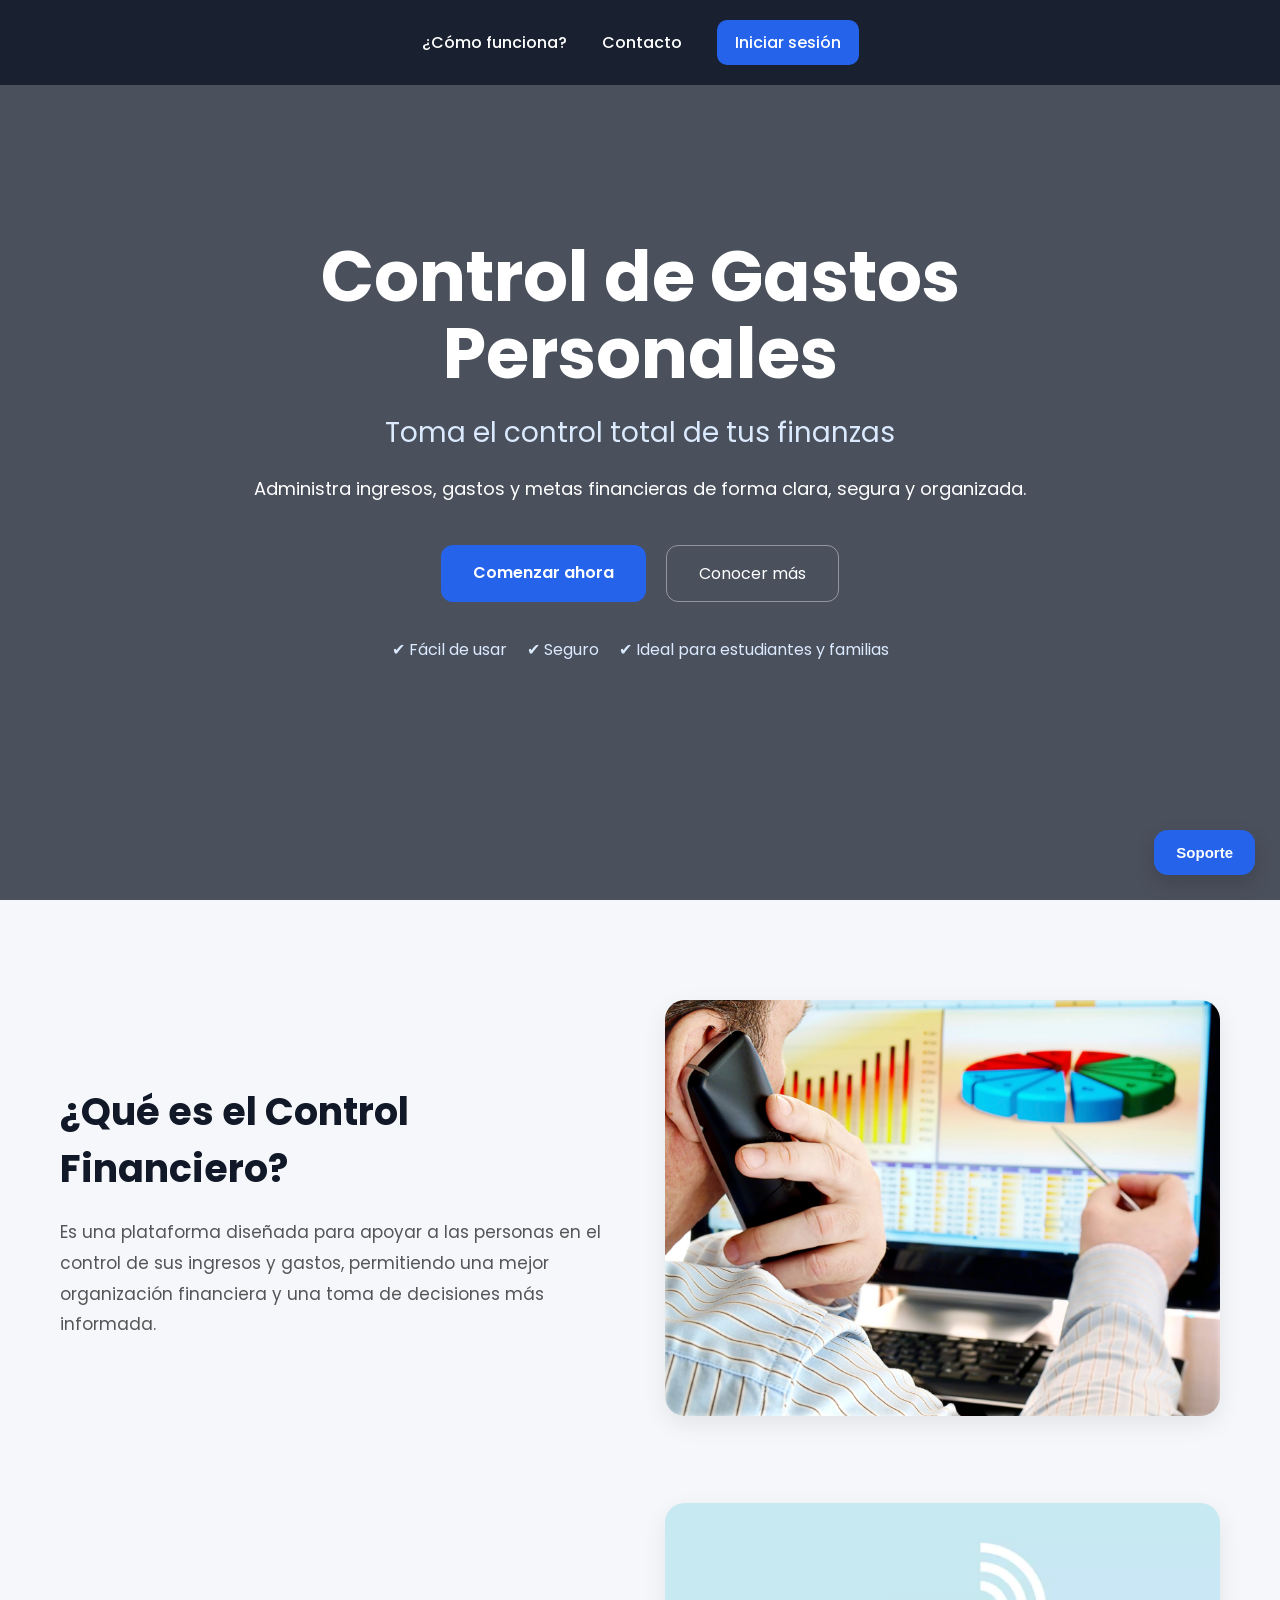
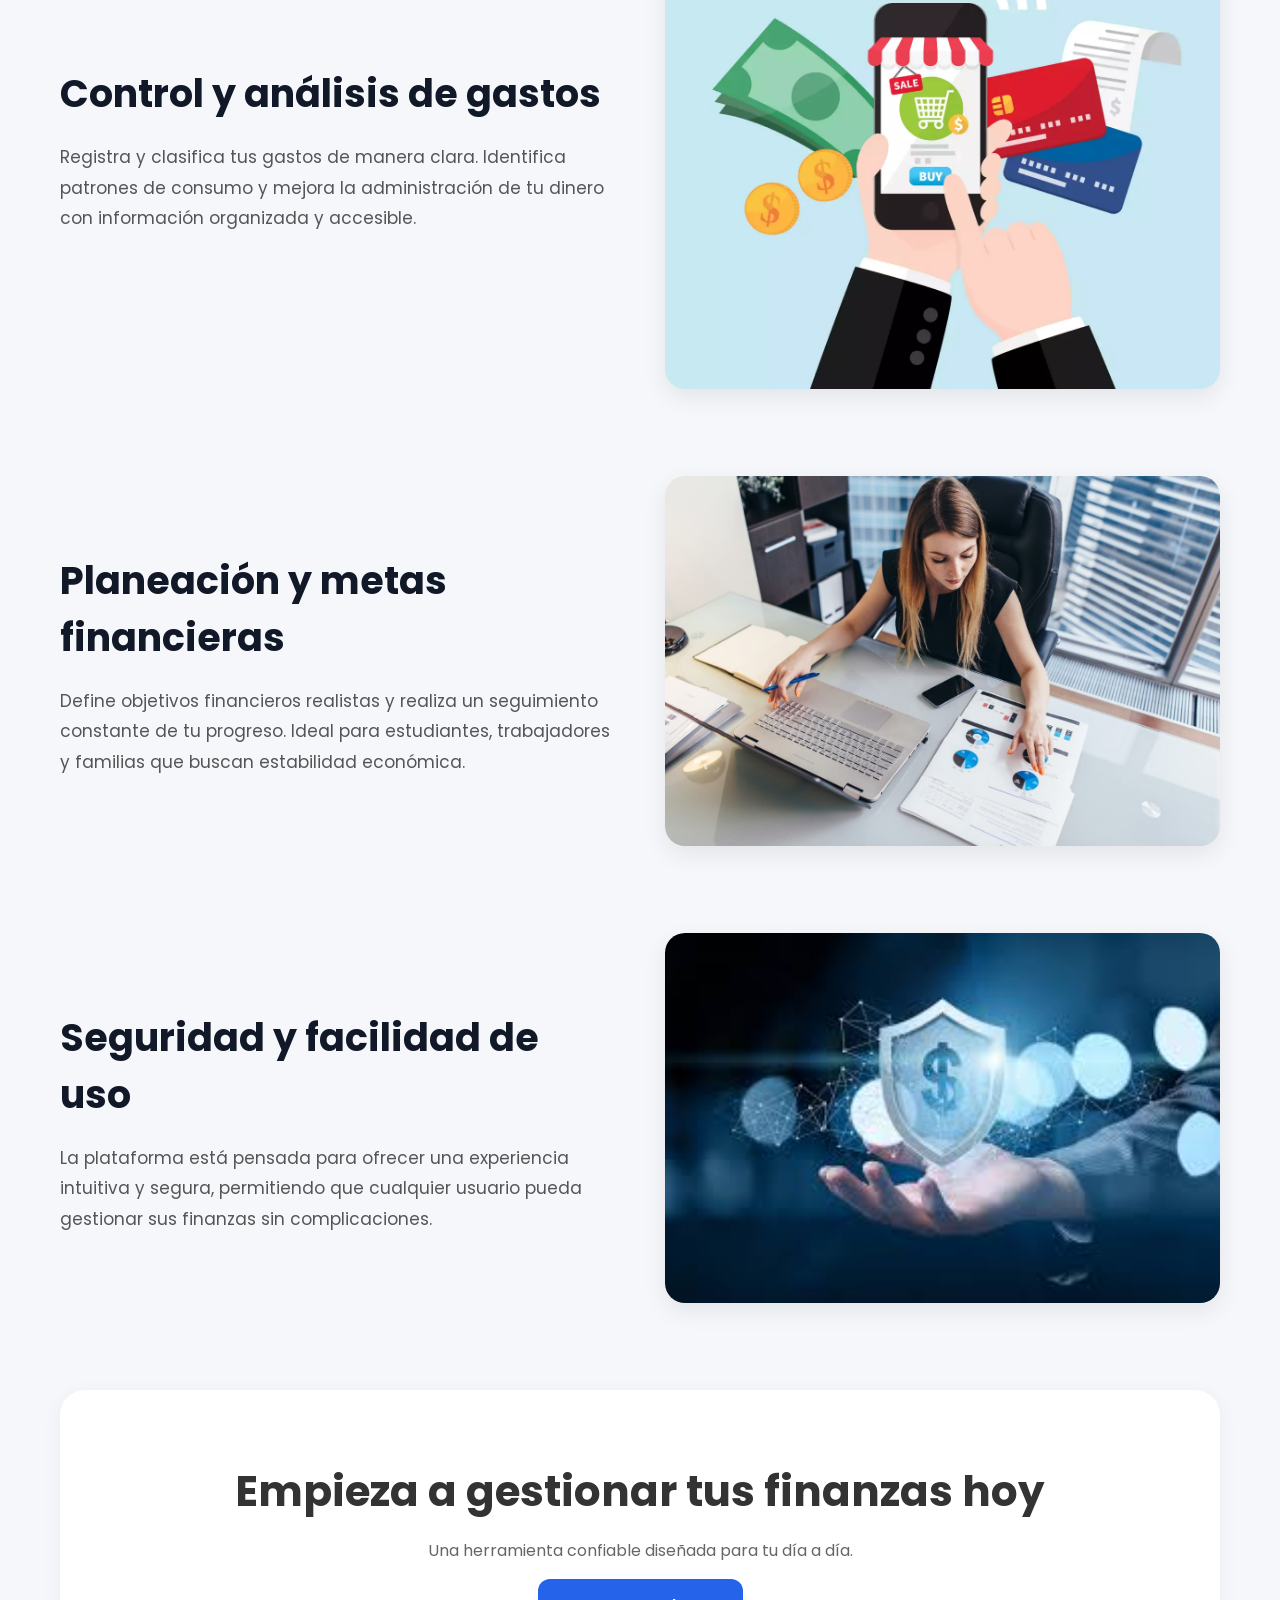
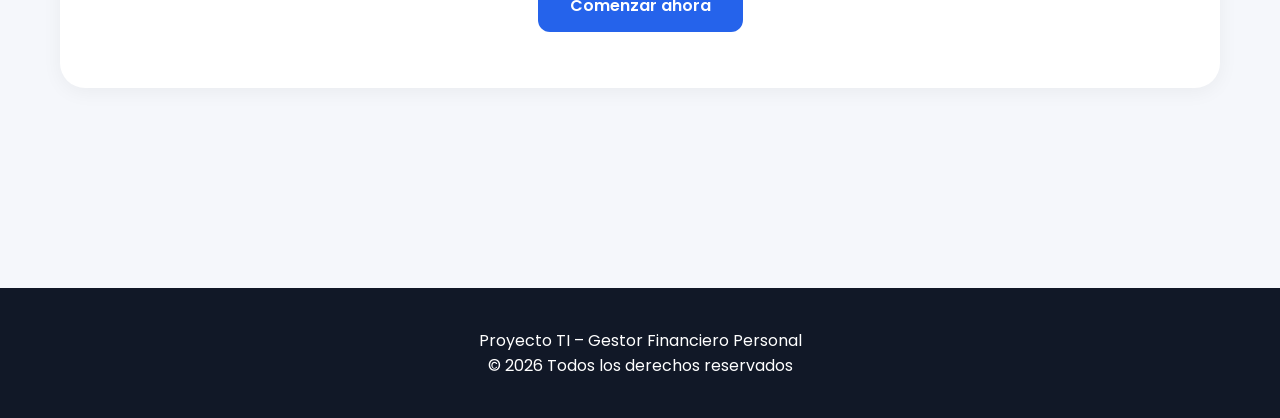
<file: index.html>
<!DOCTYPE html>
<html lang="es">

<head>

    <meta charset="UTF-8">

    <title>GASTICKMX</title>

    <meta name="viewport" content="width=device-width, initial-scale=1.0">

    <link rel="stylesheet" href="index.css">

    <link href="https://fonts.googleapis.com/css2?family=Poppins:wght@300;400;500;600;700&display=swap" rel="stylesheet">

</head>

<body>


    <button id="abrir-soporte" class="boton-soporte">
        Soporte
    </button>


    <div class="recuadro-soporte oculto" id="recuadro-soporte">

        <div class="soporte-header">

            <span>Soporte</span>

            <button id="cerrar-soporte">
                &times;
            </button>

        </div>

        <div class="soporte-contenido">

            <p>
                <strong>Teléfono:</strong>
                56 17043782
            </p>

            <p>
                <strong>WhatsApp:</strong>
                55 8765 4321
            </p>

            <p>
                <strong>Correo:</strong>
                soporte.controldegastos@gmail.com
            </p>

            <p>
                <strong>Dirección:</strong><br>

                Av. Primero de Mayo 238,<br>
                San Luis Tlatilco,<br>
                53529 Naucalpan de Juárez, Méx.
            </p>

        </div>

    </div>



    <div class="recuadro-soporte oculto" id="recuadro-contacto">

        <div class="soporte-header">

            <span>Contacto</span>

            <button id="cerrar-contacto">&times;</button>

        </div>

        <div class="soporte-contenido">

            <p><strong>Teléfono:</strong> 56 5137 8091</p>

            <p><strong>WhatsApp:</strong> 55 3649 0454</p>

            <p><strong>Correo:</strong> informes.gastickmx@gmail.com</p>

        </div>

    </div>


    <nav class="nav">

        <a href="#como-funciona">¿Cómo funciona?</a>

        <a href="#" id="abrir-contacto">Contacto</a>

        <a href="#" class="link-login">
            Iniciar sesión
        </a>

    </nav>

    <header class="header">

        <div class="header-contenido">

            <h1>
                Control de Gastos Personales
            </h1>

            <h2>
                Toma el control total de tus finanzas
            </h2>

            <p>
                Administra ingresos, gastos y metas financieras
                de forma clara, segura y organizada.
            </p>

            <div class="header-botones">

                <a href="#" class="btn-principal">
                    Comenzar ahora
                </a>

                <a href="#" class="btn-secundario">
                    Conocer más
                </a>

            </div>

            <div class="header-beneficios">

                <span>✔ Fácil de usar</span>

                <span>✔ Seguro</span>

                <span>✔ Ideal para estudiantes y familias</span>

            </div>

        </div>

    </header>

    <main class="contenedor">

        <!-- BLOQUE 1 -->

        <section class="bloque" id="como-funciona">

            <div class="texto">

                <h2>
                    ¿Qué es el Control Financiero?
                </h2>

                <p>
                    Es una plataforma diseñada para apoyar a las personas
                    en el control de sus ingresos y gastos, permitiendo
                    una mejor organización financiera y una toma de
                    decisiones más informada.
                </p>

            </div>

            <div class="imagen">

                <img src="finanzas1.1.jpg" alt="Gestión financiera">

            </div>

        </section>

        <!-- BLOQUE 2 -->

        <section class="bloque inverso">

            <div class="imagen">

                <img src="finanzas2.jpg" alt="Análisis de gastos">

            </div>

            <div class="texto">

                <h2>
                    Control y análisis de gastos
                </h2>

                <p>
                    Registra y clasifica tus gastos de manera clara.
                    Identifica patrones de consumo y mejora la
                    administración de tu dinero con información
                    organizada y accesible.
                </p>

            </div>

        </section>

        <!-- BLOQUE 3 -->

        <section class="bloque">

            <div class="texto">

                <h2>
                    Planeación y metas financieras
                </h2>

                <p>
                    Define objetivos financieros realistas y realiza
                    un seguimiento constante de tu progreso.
                    Ideal para estudiantes, trabajadores y familias
                    que buscan estabilidad económica.
                </p>

            </div>

            <div class="imagen">

                <img src="finanzas3.jpg" alt="Metas financieras">

            </div>

        </section>

        <!-- BLOQUE 4 -->

        <section class="bloque inverso">

            <div class="imagen">

                <img src="finanzas4.jpg" alt="Seguridad financiera">

            </div>

            <div class="texto">

                <h2>
                    Seguridad y facilidad de uso
                </h2>

                <p>
                    La plataforma está pensada para ofrecer una
                    experiencia intuitiva y segura, permitiendo que
                    cualquier usuario pueda gestionar sus finanzas
                    sin complicaciones.
                </p>

            </div>

        </section>

        <!-- CTA -->

        <section class="cta">

            <h2>
                Empieza a gestionar tus finanzas hoy
            </h2>

            <p>
                Una herramienta confiable diseñada para tu día a día.
            </p>

            <a href="#" class="btn-principal">
                Comenzar ahora
            </a>

        </section>

    </main>

    <!-- FOOTER -->

    <footer class="footer">

        <p>
            Proyecto TI – Gestor Financiero Personal
        </p>

        <p>
            © 2026 Todos los derechos reservados
        </p>

    </footer>

    <!-- MODAL -->

    <div id="modal-info" class="modal">

        <div class="modal-contenido">

            <a href="#" class="cerrar">
                &times;
            </a>

            <h2>
                Sobre el Gestor Financiero Personal
            </h2>

            <p>
                Gastick es una plataforma digital
                diseñada para ayudar a las personas a organizar sus ingresos,
                controlar sus gastos y planificar sus metas financieras
                de forma clara y segura.
            </p>

            <ul>

                <li>Registro de ingresos y gastos</li>

                <li>Balance financiero</li>

                <li>Planeación de metas</li>

                <li>Seguimiento del progreso</li>

            </ul>

            <div style="text-align:center; margin-top:25px;">

                <a href="#" class="btn-principal">
                    Comenzar ahora
                </a>

            </div>

        </div>

    </div>

    <script src="index.js"></script>

</body>

</html>
</file>
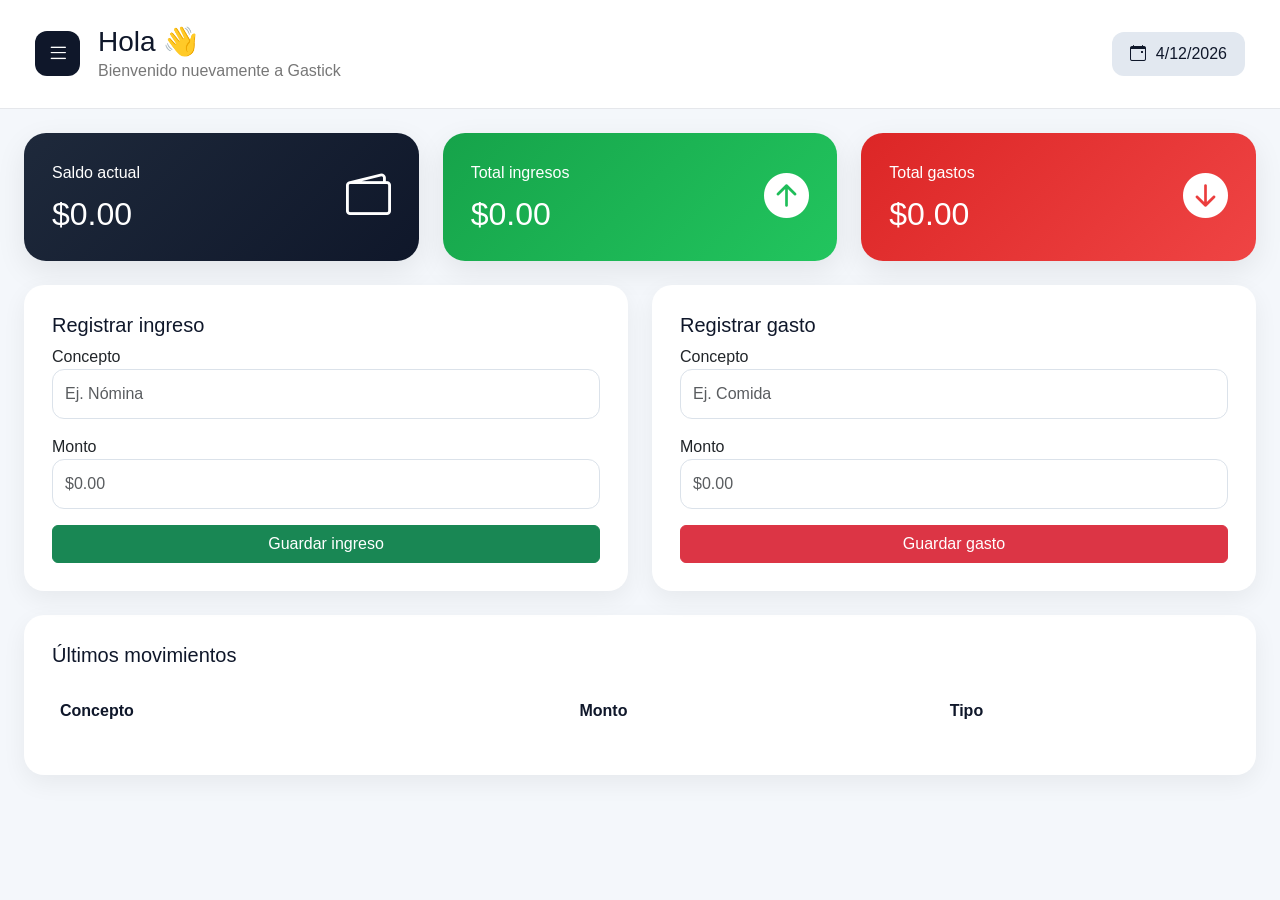
<file: dashboard.html>
<!DOCTYPE html>
<html lang="es">

<head>

    <meta charset="UTF-8">

    <meta
        name="viewport"
        content="width=device-width, initial-scale=1.0">

    <title>Dashboard | Gastick</title>

    <!-- BOOTSTRAP -->

    <link
        href="https://cdn.jsdelivr.net/npm/bootstrap@5.3.7/dist/css/bootstrap.min.css"
        rel="stylesheet">

    <!-- ICONOS -->

    <link
        rel="stylesheet"
        href="https://cdn.jsdelivr.net/npm/bootstrap-icons@1.11.3/font/bootstrap-icons.min.css">

    <!-- CSS -->

    <link rel="stylesheet" href="dashboard.css">

</head>

<body>

<div class="dashboard-container">

    <!-- SIDEBAR -->

    <aside class="sidebar closed">

        <div>

            <h2 class="logo">
                Gastick
            </h2>

            <nav class="menu">

                <a
                    href="#"
                    id="btnInicio"
                    class="menu-link active">

                    <i class="bi bi-grid-1x2-fill"></i>

                    <span>Inicio</span>

                </a>

                <a
                    href="#"
                    id="btnMovimientos"
                    class="menu-link">

                    <i class="bi bi-cash-stack"></i>

                    <span>Movimientos</span>

                </a>

                <a
                    href="#"
                    id="btnMetas"
                    class="menu-link">

                    <i class="bi bi-bullseye"></i>

                    <span>Metas</span>

                </a>

                <a
                    href="#"
                    id="btnConfig"
                    class="menu-link">

                    <i class="bi bi-gear-fill"></i>

                    <span>Configuración</span>

                </a>

            </nav>

        </div>

        <div class="sidebar-footer">

            <button
                id="cerrarSesion"
                class="btn btn-light w-100">

                <i class="bi bi-box-arrow-right"></i>

                Cerrar sesión

            </button>

        </div>

    </aside>

    <!-- CONTENIDO -->

    <main class="main-content">

        <!-- TOPBAR -->

        <header class="topbar">

            <div class="topbar-left">

                <button
                    id="toggleSidebar"
                    class="toggle-btn">

                    <i class="bi bi-list"></i>

                </button>

                <div>

                    <h3>
                        Hola 👋
                    </h3>

                    <p>
                        Bienvenido nuevamente a Gastick
                    </p>

                </div>

            </div>

            <div class="fecha">

                <i class="bi bi-calendar-event"></i>

                <span id="fechaActual"></span>

            </div>

        </header>

        <!-- CONTENIDO -->

        <div class="contenido p-4">

            <!-- INICIO -->

            <section id="inicio-section">

                <!-- TARJETAS -->

                <div class="row g-4 mb-4">

                    <div class="col-lg-4">

                        <div class="resumen-card saldo-card">

                            <div>

                                <p>Saldo actual</p>

                                <h2 id="saldo">
                                    $0.00
                                </h2>

                            </div>

                            <i class="bi bi-wallet2"></i>

                        </div>

                    </div>

                    <div class="col-lg-4">

                        <div class="resumen-card ingreso-card">

                            <div>

                                <p>Total ingresos</p>

                                <h2 id="ingresos">
                                    $0.00
                                </h2>

                            </div>

                            <i class="bi bi-arrow-up-circle-fill"></i>

                        </div>

                    </div>

                    <div class="col-lg-4">

                        <div class="resumen-card gasto-card">

                            <div>

                                <p>Total gastos</p>

                                <h2 id="gastos">
                                    $0.00
                                </h2>

                            </div>

                            <i class="bi bi-arrow-down-circle-fill"></i>

                        </div>

                    </div>

                </div>

                <!-- FORMULARIOS -->

                <div class="row g-4 mb-4">

                    <!-- INGRESOS -->

                    <div class="col-lg-6">

                        <div class="custom-card">

                            <h5>
                                Registrar ingreso
                            </h5>

                            <form id="formIngreso">

                                <div class="mb-3">

                                    <label>
                                        Concepto
                                    </label>

                                    <input
                                        type="text"
                                        id="conceptoIngreso"
                                        class="form-control"
                                        placeholder="Ej. Nómina">

                                </div>

                                <div class="mb-3">

                                    <label>
                                        Monto
                                    </label>

                                    <input
                                        type="number"
                                        id="montoIngreso"
                                        class="form-control"
                                        placeholder="$0.00">

                                </div>

                                <button
                                    type="submit"
                                    class="btn btn-success w-100">

                                    Guardar ingreso

                                </button>

                            </form>

                        </div>

                    </div>

                    <!-- GASTOS -->

                    <div class="col-lg-6">

                        <div class="custom-card">

                            <h5>
                                Registrar gasto
                            </h5>

                            <form id="formGasto">

                                <div class="mb-3">

                                    <label>
                                        Concepto
                                    </label>

                                    <input
                                        type="text"
                                        id="conceptoGasto"
                                        class="form-control"
                                        placeholder="Ej. Comida">

                                </div>

                                <div class="mb-3">

                                    <label>
                                        Monto
                                    </label>

                                    <input
                                        type="number"
                                        id="montoGasto"
                                        class="form-control"
                                        placeholder="$0.00">

                                </div>

                                <button
                                    type="submit"
                                    class="btn btn-danger w-100">

                                    Guardar gasto

                                </button>

                            </form>

                        </div>

                    </div>

                </div>

                <!-- TABLA -->

                <div class="custom-card">

                    <h5 class="mb-4">
                        Últimos movimientos
                    </h5>

                    <div class="table-responsive">

                        <table class="table align-middle">

                            <thead>

                                <tr>

                                    <th>Concepto</th>

                                    <th>Monto</th>

                                    <th>Tipo</th>

                                </tr>

                            </thead>

                            <tbody id="tablaMovimientos">

                            </tbody>

                        </table>

                    </div>

                </div>

            </section>

            <!-- MOVIMIENTOS -->

            <section
                id="movimientos-section"
                class="d-none">

                <div class="custom-card">

                    <div class="d-flex justify-content-between align-items-center mb-4">

                        <h4>
                            Historial de movimientos
                        </h4>

                        <input
                            type="date"
                            id="filtroFecha"
                            class="form-control w-auto">

                    </div>

                    <div class="table-responsive">

                        <table class="table align-middle">

                            <thead>

                                <tr>

                                    <th>Fecha</th>

                                    <th>Concepto</th>

                                    <th>Monto</th>

                                    <th>Tipo</th>

                                </tr>

                            </thead>

                            <tbody id="tablaCompleta">

                            </tbody>

                        </table>

                    </div>

                </div>

            </section>

            <!-- METAS -->

            <section
                id="metas-section"
                class="d-none">

                <div class="custom-card mb-4">

                    <h4 class="mb-4">
                        Registrar meta financiera
                    </h4>

                    <form id="formMeta">

                        <div class="row g-3">

                            <div class="col-md-6">

                                <input
                                    type="text"
                                    id="nombreMeta"
                                    class="form-control"
                                    placeholder="Nombre de meta">

                            </div>

                            <div class="col-md-4">

                                <input
                                    type="number"
                                    id="montoMeta"
                                    class="form-control"
                                    placeholder="Monto objetivo">

                            </div>

                            <div class="col-md-2">

                                <button
                                    class="btn btn-primary w-100"
                                    type="submit">

                                    Guardar

                                </button>

                            </div>

                        </div>

                    </form>

                </div>

                <div
                    id="contenedorMetas"
                    class="row g-4">

                </div>

            </section>

            <!-- CONFIG -->

            <section
                id="config-section"
                class="d-none">

                <div class="custom-card">

                    <h4>
                        Configuración
                    </h4>

                    <p class="text-muted">
                        Próximamente.
                    </p>

                </div>

            </section>

        </div>

    </main>

</div>

<script src="dashboard.js"></script>

</body>

</html>
</file>
<file: index.css>
*{
    margin:0;
    padding:0;
    box-sizing:border-box;
}

body{
    font-family:'Poppins',sans-serif;
    background:#f5f7fb;
    color:#333;
    overflow-x:hidden;
}

/* NAVBAR */

.nav{
    position:fixed;
    top:0;
    width:100%;
    z-index:1000;

    background:rgba(17,24,39,0.85);
    backdrop-filter:blur(10px);

    display:flex;
    justify-content:center;
    align-items:center;
    gap:35px;

    padding:20px;
}

.nav a{
    color:white;
    text-decoration:none;
    font-weight:500;
    transition:0.3s;
}

.nav a:hover{
    color:#60a5fa;
}

.link-login{
    background:#2563eb;
    padding:10px 18px;
    border-radius:10px;
}

/* HERO */

.header{
    min-height:100vh;

    background:
    linear-gradient(rgba(17,24,39,0.75),
    rgba(17,24,39,0.75)),
    url("https://images.unsplash.com/photo-1554224155-6726b3ff858f");

    background-size:cover;
    background-position:center;

    display:flex;
    align-items:center;
    justify-content:center;

    text-align:center;
    padding:40px;
}

.header-contenido{
    max-width:900px;
    color:white;
}

.header h1{
    font-size:70px;
    margin-bottom:20px;
    line-height:1.1;
}

.header h2{
    font-size:28px;
    font-weight:400;
    margin-bottom:20px;
    color:#dbeafe;
}

.header p{
    font-size:18px;
    line-height:1.7;
    margin-bottom:40px;
}

/* BOTONES */

.header-botones{
    display:flex;
    justify-content:center;
    gap:20px;
    flex-wrap:wrap;
}

.btn-principal{
    background:#2563eb;
    color:white;
    padding:15px 32px;
    border-radius:12px;
    text-decoration:none;
    font-weight:600;
    transition:0.3s;
}

.btn-principal:hover{
    background:#1d4ed8;
}

.btn-secundario{
    border:1px solid rgba(255,255,255,0.4);
    color:white;
    padding:15px 32px;
    border-radius:12px;
    text-decoration:none;
    transition:0.3s;
}

.btn-secundario:hover{
    background:rgba(255,255,255,0.1);
}

/* BENEFICIOS */

.header-beneficios{
    margin-top:35px;

    display:flex;
    justify-content:center;
    gap:20px;
    flex-wrap:wrap;

    color:#dbeafe;
}

/* CONTENEDOR */

.contenedor{
    max-width:1200px;
    margin:auto;
    padding:100px 20px;
}

/* BLOQUES */

.bloque{
    display:grid;
    grid-template-columns:1fr 1fr;
    gap:50px;

    align-items:center;

    margin-bottom:80px;
}

.bloque.inverso .imagen{
    order:2;
}

.bloque.inverso .texto{
    order:1;
}

.texto h2{
    font-size:38px;
    margin-bottom:20px;
    color:#111827;
}

.texto p{
    font-size:17px;
    line-height:1.8;
    color:#555;
}

/* IMAGENES */

.imagen img{
    width:100%;
    border-radius:20px;
    box-shadow:0 8px 25px rgba(0,0,0,0.08);
}

/* CTA */

.cta{
    background:white;
    padding:70px 40px;
    border-radius:25px;

    text-align:center;

    box-shadow:0 4px 20px rgba(0,0,0,0.05);
}

.cta h2{
    font-size:42px;
    margin-bottom:15px;
}

.cta p{
    margin-bottom:30px;
    color:#666;
}

/* FOOTER */

.footer{
    background:#111827;
    color:white;
    text-align:center;
    padding:40px 20px;
    margin-top:100px;
}

/* MODAL */

.modal{
    display:none;
    position:fixed;
    inset:0;
    background:rgba(0,0,0,0.7);

    justify-content:center;
    align-items:center;

    z-index:2000;
}

.modal.mostrar{
    display:flex;
}

.modal-contenido{
    background:white;
    width:90%;
    max-width:700px;

    padding:40px;

    border-radius:20px;

    position:relative;

    animation:modalAparecer 0.3s ease;
}

@keyframes modalAparecer{

    from{
        opacity:0;
        transform:translateY(20px);
    }

    to{
        opacity:1;
        transform:translateY(0);
    }

}

.cerrar{
    position:absolute;
    top:20px;
    right:25px;

    text-decoration:none;

    font-size:28px;
    color:#666;
}

.modal-contenido h2{
    margin-bottom:20px;
    color:#111827;
}

.modal-contenido p,
.modal-contenido li{
    line-height:1.8;
    color:#555;
}

.modal-contenido ul{
    margin-top:15px;
    padding-left:20px;
}

/* SOPORTE */

.recuadro-soporte{
    position:fixed;

    top:20px;
    left:20px;

    width:280px;

    background:white;

    border-radius:15px;

    overflow:hidden;

    box-shadow:0 8px 25px rgba(0,0,0,0.12);

    z-index:3000;
}

.soporte-header{
    background:#111827;

    color:white;

    padding:14px 18px;

    display:flex;
    justify-content:space-between;
    align-items:center;
}

.soporte-header button{
    background:none;
    border:none;
    color:white;
    font-size:20px;
    cursor:pointer;
}

.soporte-contenido{
    padding:18px;
}

.soporte-contenido p{
    margin-bottom:12px;
    line-height:1.6;
    color:#555;
}

/* RESPONSIVE */

@media(max-width:992px){

    .bloque{
        grid-template-columns:1fr;
    }

    .bloque.inverso .imagen,
    .bloque.inverso .texto{
        order:unset;
    }

    .header h1{
        font-size:50px;
    }

}

@media(max-width:768px){

    .nav{
        flex-wrap:wrap;
        gap:15px;
    }

    .header h1{
        font-size:40px;
    }

    .header h2{
        font-size:22px;
    }

    .texto h2{
        font-size:30px;
    }

    .cta h2{
        font-size:32px;
    }

    .recuadro-soporte{
        width:90%;
        left:5%;
    }

}

/* BOTON SOPORTE */

.boton-soporte{
    position:fixed;

    bottom:25px;
    right:25px;

    background:#2563eb;
    color:white;

    border:none;

    padding:14px 22px;

    border-radius:14px;

    font-size:15px;
    font-weight:600;

    cursor:pointer;

    box-shadow:0 8px 20px rgba(0,0,0,0.15);

    z-index:4000;

    transition:0.3s;
}

.boton-soporte:hover{
    background:#1d4ed8;
    transform:translateY(-2px);
}

/* PANEL SOPORTE */

.recuadro-soporte{
    position:fixed;

    bottom:90px;
    right:25px;

    width:320px;

    background:white;

    border-radius:18px;

    overflow:hidden;

    box-shadow:0 10px 30px rgba(0,0,0,0.15);

    z-index:4000;

    animation:aparecerSoporte 0.3s ease;
}

/* HEADER */

.soporte-header{
    background:#111827;

    color:white;

    padding:16px 18px;

    display:flex;
    justify-content:space-between;
    align-items:center;

    font-weight:600;
}

.soporte-header button{
    background:none;
    border:none;

    color:white;

    font-size:22px;

    cursor:pointer;
}

/* CONTENIDO */

.soporte-contenido{
    padding:20px;
}

.soporte-contenido p{
    margin-bottom:14px;
    line-height:1.6;
    color:#555;
}

/* OCULTO */

.oculto{
    display:none;
}

/* ANIMACION */

@keyframes aparecerSoporte{

    from{
        opacity:0;
        transform:translateY(15px);
    }

    to{
        opacity:1;
        transform:translateY(0);
    }

}

/* RESPONSIVE */

@media(max-width:768px){

    .recuadro-soporte{
        width:90%;
        right:5%;
    }

    .boton-soporte{
        right:20px;
        bottom:20px;
    }

}
</file>
<file: dashboard.css>
*{
    margin:0;
    padding:0;
    box-sizing:border-box;
}

body{

    background:#f4f7fb;

    font-family:"Segoe UI",sans-serif;

}

/* DASHBOARD */

.dashboard-container{

    display:flex;

    min-height:100vh;

}

/* SIDEBAR */

.sidebar{

    width:270px;

    background:
    linear-gradient(
        180deg,
        #0f172a,
        #111827
    );

    padding:30px 20px;

    display:flex;

    flex-direction:column;

    justify-content:space-between;

    transition:0.35s ease;

    overflow:hidden;

}

/* SIDEBAR CERRADA */

.sidebar.closed{

    width:0;

    padding:0;

    opacity:0;

}

/* LOGO */

.logo{

    color:white;

    font-weight:bold;

    margin-bottom:40px;

}

/* MENU */

.menu{

    display:flex;

    flex-direction:column;

    gap:12px;

}

.menu-link{

    color:#dbeafe;

    text-decoration:none;

    padding:14px 16px;

    border-radius:14px;

    transition:0.3s;

    display:flex;

    align-items:center;

    gap:12px;

    font-weight:500;

}

.menu-link:hover{

    background:rgba(255,255,255,0.12);

    color:white;

}

.menu-link.active{

    background:white;

    color:#0f172a;

}

/* MAIN */

.main-content{

    flex:1;

    width:100%;

    transition:0.35s ease;

}

/* TOPBAR */

.topbar{

    background:white;

    padding:25px 35px;

    display:flex;

    justify-content:space-between;

    align-items:center;

    border-bottom:1px solid #e5e7eb;

}

/* TOPBAR LEFT */

.topbar-left{

    display:flex;

    align-items:center;

    gap:18px;

}

.topbar h3{

    margin:0;

    color:#0f172a;

}

.topbar p{

    margin:0;

    color:#777;

}

/* BOTON SIDEBAR */

.toggle-btn{

    width:45px;

    height:45px;

    border:none;

    border-radius:12px;

    background:#0f172a;

    color:white;

    font-size:1.4rem;

    cursor:pointer;

    transition:0.3s;

    display:flex;

    align-items:center;

    justify-content:center;

}

.toggle-btn:hover{

    background:#1e293b;

}

/* FECHA */

.fecha{

    background:#e2e8f0;

    padding:10px 18px;

    border-radius:12px;

    color:#0f172a;

    display:flex;

    align-items:center;

    gap:10px;

}

/* CARDS */

.resumen-card{

    border-radius:22px;

    padding:28px;

    color:white;

    display:flex;

    justify-content:space-between;

    align-items:center;

    box-shadow:
    0 10px 30px rgba(0,0,0,0.08);

}

.resumen-card p{

    margin-bottom:10px;

}

.resumen-card h2{

    margin:0;

    font-size:2rem;

}

.resumen-card i{

    font-size:45px;

}

/* SALDO */

.saldo-card{

    background:
    linear-gradient(
        135deg,
        #1e293b,
        #0f172a
    );

}

/* INGRESOS */

.ingreso-card{

    background:
    linear-gradient(
        135deg,
        #16a34a,
        #22c55e
    );

}

/* GASTOS */

.gasto-card{

    background:
    linear-gradient(
        135deg,
        #dc2626,
        #ef4444
    );

}

/* CUSTOM CARD */

.custom-card{

    background:white;

    border-radius:20px;

    padding:28px;

    box-shadow:
    0 8px 25px rgba(0,0,0,0.06);

}

.custom-card h5,
.custom-card h4{

    color:#0f172a;

}

/* FORM */

.form-control{

    border-radius:12px;

    padding:12px;

    border:1px solid #dbe2ea;

}

.form-control:focus{

    border-color:#1d4ed8;

    box-shadow:
    0 0 0 0.2rem rgba(29,78,216,0.12);

}

/* TABLAS */

.table thead{

    background:#eef4ff;

}

.table thead th{

    color:#0f172a;

    border:none;

}

.table tbody tr:hover{

    background:#f5f9ff;

}

/* METAS */

.meta-card{

    background:white;

    border-radius:18px;

    padding:24px;

    box-shadow:
    0 8px 20px rgba(0,0,0,0.06);

    transition:0.3s;

}

.meta-card:hover{

    transform:translateY(-4px);

}

.meta-card h5{

    color:#0f172a;

    margin-bottom:10px;

}

/* RESPONSIVE */

@media(max-width:992px){

    .topbar{

        padding:20px;

        flex-direction:column;

        gap:15px;

        align-items:flex-start;

    }

}
</file>
